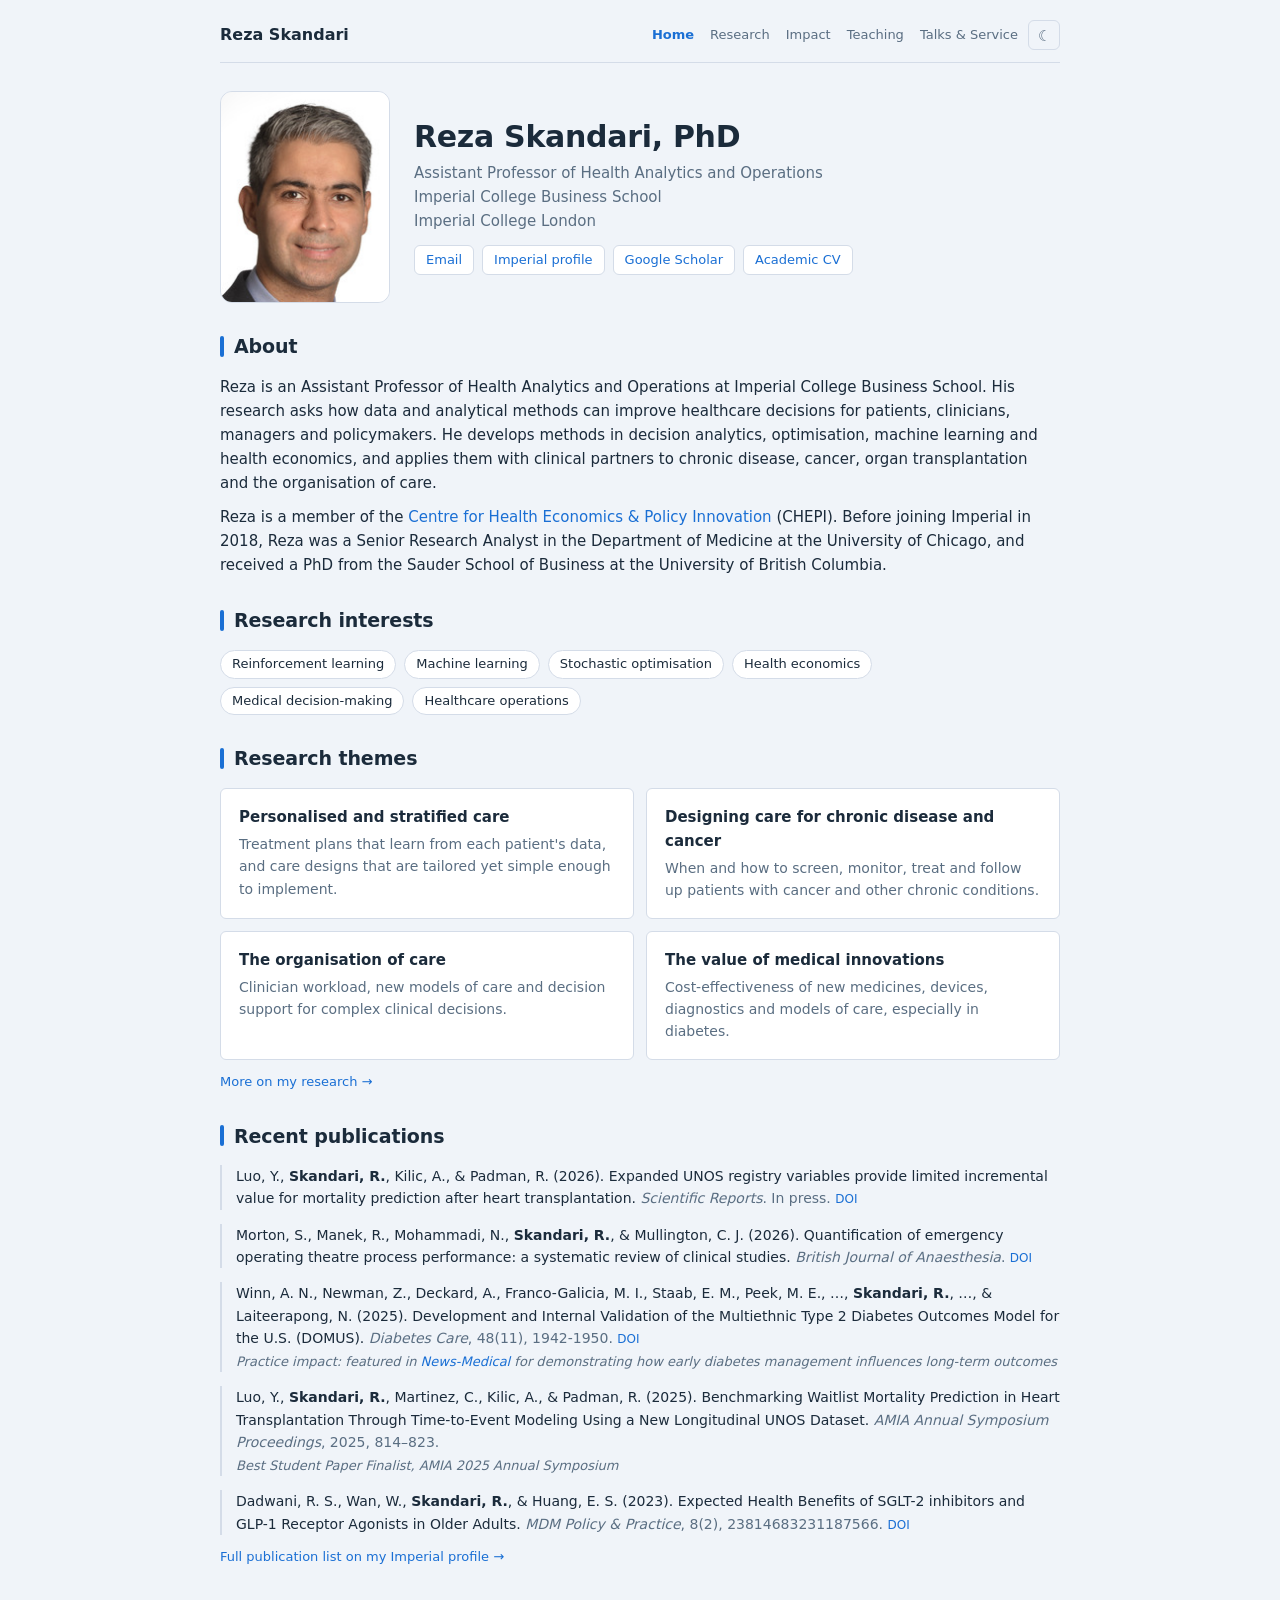
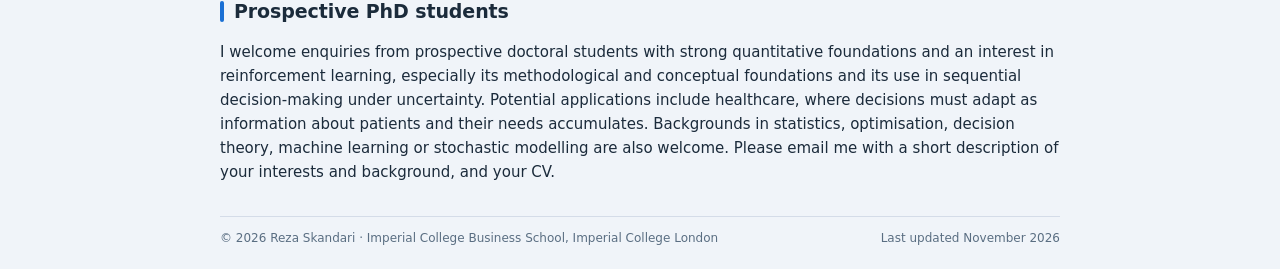
<file: docs/index.html>
<!DOCTYPE html>
<html lang="en">
<head>
<meta charset="utf-8">
<meta name="viewport" content="width=device-width, initial-scale=1">
<title>Home | Reza Skandari</title>
<meta name="description" content="Assistant Professor of Health Analytics and Operations, Imperial College Business School, Imperial College London.">
<link rel="icon" href="assets/favicon.svg" type="image/svg+xml">
<meta property="og:type" content="website">
<meta property="og:title" content="Reza Skandari | Health Analytics and Operations">
<meta property="og:description" content="Assistant Professor of Health Analytics and Operations, Imperial College Business School, Imperial College London.">
<meta property="og:image" content="https://reza-skandari.github.io/assets/headshot-2x.jpg">
<meta property="og:url" content="https://reza-skandari.github.io/">
<meta name="twitter:card" content="summary">
<link rel="stylesheet" href="assets/style.css">
<script src="assets/theme.js"></script>
</head>
<body>
<main class="page">
<header class="top-bar">
  <a class="brand" href="index.html">Reza Skandari</a>
  <div class="bar-actions">
    <button class="theme-toggle" type="button" aria-label="Switch colour theme" title="Switch colour theme"></button>
    <button class="menu-toggle" type="button" aria-label="Menu" aria-expanded="false" aria-controls="site-nav">&#9776;</button>
  </div>
  <nav id="site-nav">
    <a href="index.html" class="active">Home</a>
    <a href="research.html">Research</a>
    <a href="impact.html">Impact</a>
    <a href="teaching.html">Teaching</a>
    <a href="talks.html">Talks &amp; Service</a>
  </nav>
</header>
<section class="hero">
  <img src="assets/headshot.jpg" srcset="assets/headshot.jpg 1x, assets/headshot-2x.jpg 2x" width="170" height="212" alt="Reza Skandari">
  <div>
    <h1>Reza Skandari, PhD</h1>
    <p class="role">Assistant Professor of Health Analytics and Operations<br>Imperial College Business School<br>Imperial College London</p>
    <div class="links">
      <a href="mailto:r.skandari@imperial.ac.uk">Email</a>
      <a href="https://profiles.imperial.ac.uk/r.skandari">Imperial profile</a>
      <a href="https://scholar.google.com/citations?user=1Xc--mwAAAAJ&amp;hl=en">Google Scholar</a>
      <a href="assets/skandari-acad-cv.pdf">Academic CV</a>
    </div>
  </div>
</section>

<section>
<div class="section-label">About</div>
<p>Reza is an Assistant Professor of Health Analytics and Operations at Imperial College Business School. His research asks how data and analytical methods can improve healthcare decisions for patients, clinicians, managers and policymakers. He develops methods in decision analytics, optimisation, machine learning and health economics, and applies them with clinical partners to chronic disease, cancer, organ transplantation and the organisation of care.</p>
<p>Reza is a member of the <a href="https://www.imperial.ac.uk/business-school/faculty-research/research-centres/centre-health-economics-policy-innovation/">Centre for Health Economics &amp; Policy Innovation</a> (CHEPI). Before joining Imperial in 2018, Reza was a Senior Research Analyst in the Department of Medicine at the University of Chicago, and received a PhD from the Sauder School of Business at the University of British Columbia.</p>
</section>

<section>
<div class="section-label">Research interests</div>
<ul class="tags">
<li>Reinforcement learning</li>
<li>Machine learning</li>
<li>Stochastic optimisation</li>
<li>Health economics</li>
<li>Medical decision-making</li>
<li>Healthcare operations</li>
</ul>
</section>

<section>
<div class="section-label">Research themes</div>
<div class="cards">
<div class="card"><h3>Personalised and stratified care</h3><p>Treatment plans that learn from each patient's data, and care designs that are tailored yet simple enough to implement.</p></div>
<div class="card"><h3>Designing care for chronic disease and cancer</h3><p>When and how to screen, monitor, treat and follow up patients with cancer and other chronic conditions.</p></div>
<div class="card"><h3>The organisation of care</h3><p>Clinician workload, new models of care and decision support for complex clinical decisions.</p></div>
<div class="card"><h3>The value of medical innovations</h3><p>Cost-effectiveness of new medicines, devices, diagnostics and models of care, especially in diabetes.</p></div>
</div>
<p class="small" style="margin-top:12px"><a href="research.html">More on my research &rarr;</a></p>
</section>

<section id="publications">
<div class="section-label">Recent publications</div>
<ol class="pubs">
<li>Luo, Y., <span class="me">Skandari, R.</span>, Kilic, A., & Padman, R. (2026). <span class="pub-title">Expanded UNOS registry variables provide limited incremental value for mortality prediction after heart transplantation.</span> <span class="pub-meta"><i>Scientific Reports</i>. In press.</span> <span class="pub-links"><a href="https://doi.org/10.1038/s41598-026-80739-z">DOI</a></span></li>
<li>Morton, S., Manek, R., Mohammadi, N., <span class="me">Skandari, R.</span>, & Mullington, C. J. (2026). <span class="pub-title">Quantification of emergency operating theatre process performance: a systematic review of clinical studies.</span> <span class="pub-meta"><i>British Journal of Anaesthesia</i>.</span> <span class="pub-links"><a href="https://doi.org/10.1016/j.bja.2025.12.053">DOI</a></span></li>
<li>Winn, A. N., Newman, Z., Deckard, A., Franco-Galicia, M. I., Staab, E. M., Peek, M. E., &hellip;, <span class="me">Skandari, R.</span>, &hellip;, & Laiteerapong, N. (2025). <span class="pub-title">Development and Internal Validation of the Multiethnic Type 2 Diabetes Outcomes Model for the U.S. (DOMUS).</span> <span class="pub-meta"><i>Diabetes Care</i>, 48(11), 1942-1950.</span> <span class="pub-links"><a href="https://doi.org/10.2337/dc25-0911">DOI</a></span><div class="pub-note">Practice impact: featured in <a href="https://www.news-medical.net/news/20251030/How-early-diabetes-management-influences-long-term-outcomes.aspx">News-Medical</a> for demonstrating how early diabetes management influences long-term outcomes</div></li>
<li>Luo, Y., <span class="me">Skandari, R.</span>, Martinez, C., Kilic, A., & Padman, R. (2025). <span class="pub-title">Benchmarking Waitlist Mortality Prediction in Heart Transplantation Through Time-to-Event Modeling Using a New Longitudinal UNOS Dataset.</span> <span class="pub-meta"><i>AMIA Annual Symposium Proceedings</i>, 2025, 814–823.</span><div class="pub-note">Best Student Paper Finalist, AMIA 2025 Annual Symposium</div></li>
<li>Dadwani, R. S., Wan, W., <span class="me">Skandari, R.</span>, & Huang, E. S. (2023). <span class="pub-title">Expected Health Benefits of SGLT-2 inhibitors and GLP-1 Receptor Agonists in Older Adults.</span> <span class="pub-meta"><i>MDM Policy &amp; Practice</i>, 8(2), 23814683231187566.</span> <span class="pub-links"><a href="https://doi.org/10.1177/23814683231187566">DOI</a></span></li>
</ol>
<p class="small" style="margin-top:12px"><a href="https://profiles.imperial.ac.uk/r.skandari/publications">Full publication list on my Imperial profile &rarr;</a></p>
</section>

<section>
<div class="section-label">Prospective PhD students</div>
<p>I welcome enquiries from prospective doctoral students with strong quantitative foundations and an interest in reinforcement learning, especially its methodological and conceptual foundations and its use in sequential decision-making under uncertainty. Potential applications include healthcare, where decisions must adapt as information about patients and their needs accumulates. Backgrounds in statistics, optimisation, decision theory, machine learning or stochastic modelling are also welcome. Please email me with a short description of your interests and background, and your CV.</p>
</section>
</main>
<footer>
  <span>&copy; 2026 Reza Skandari &middot; Imperial College Business School, Imperial College London</span>
  <span>Last updated November 2026</span>
</footer>
</body>
</html>
</file>
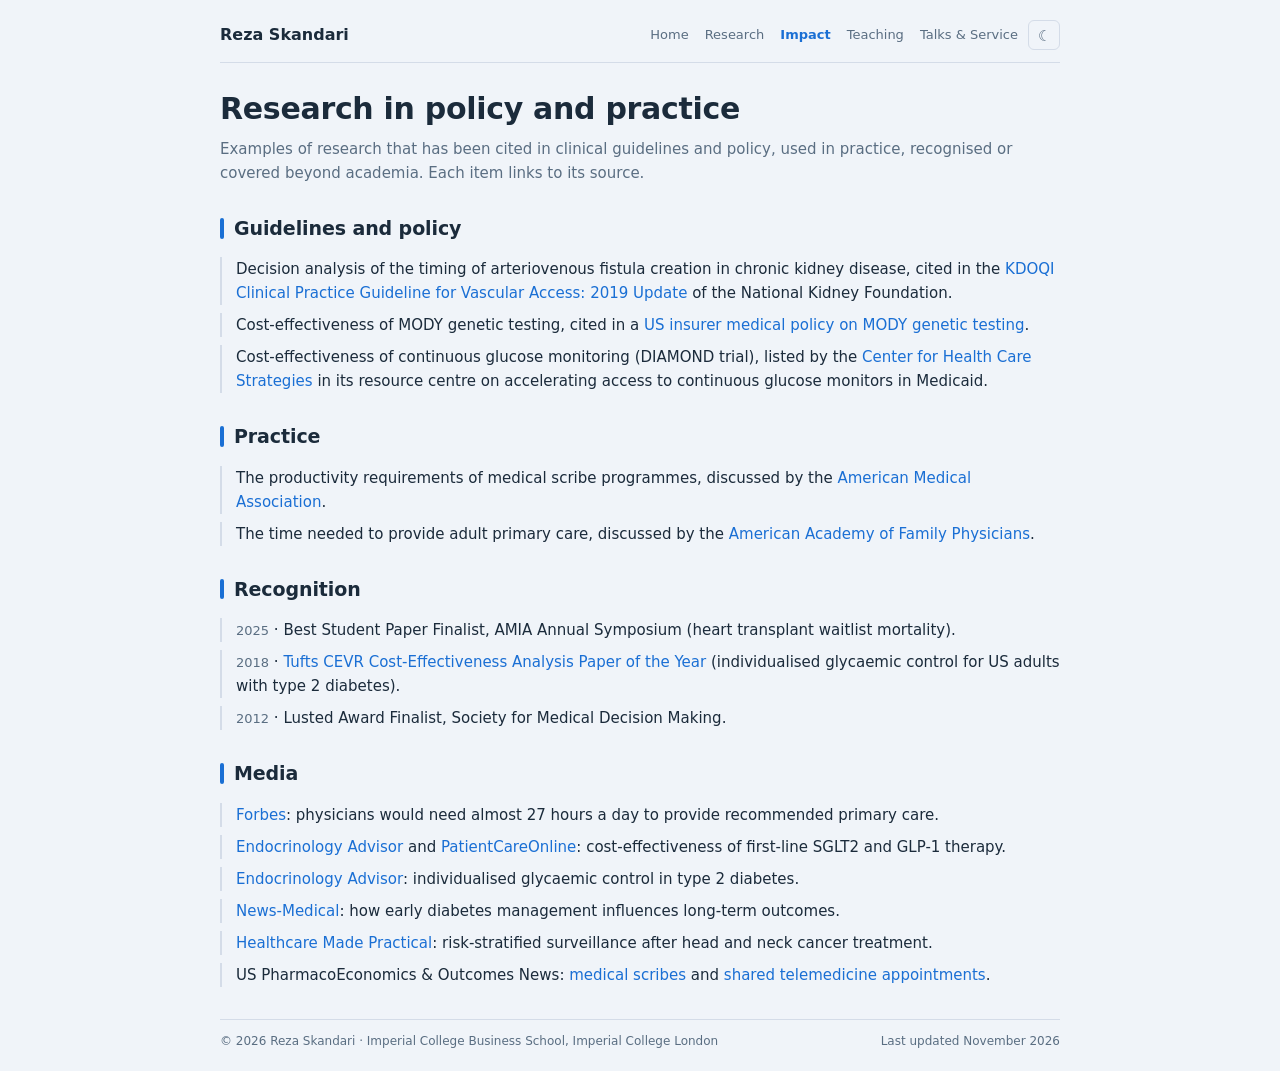
<file: docs/impact.html>
<!DOCTYPE html>
<html lang="en">
<head>
<meta charset="utf-8">
<meta name="viewport" content="width=device-width, initial-scale=1">
<title>Impact | Reza Skandari</title>
<meta name="description" content="Assistant Professor of Health Analytics and Operations, Imperial College Business School, Imperial College London.">
<link rel="icon" href="assets/favicon.svg" type="image/svg+xml">
<meta property="og:type" content="website">
<meta property="og:title" content="Reza Skandari | Health Analytics and Operations">
<meta property="og:description" content="Assistant Professor of Health Analytics and Operations, Imperial College Business School, Imperial College London.">
<meta property="og:image" content="https://reza-skandari.github.io/assets/headshot-2x.jpg">
<meta property="og:url" content="https://reza-skandari.github.io/impact.html">
<meta name="twitter:card" content="summary">
<link rel="stylesheet" href="assets/style.css">
<script src="assets/theme.js"></script>
</head>
<body>
<main class="page">
<header class="top-bar">
  <a class="brand" href="index.html">Reza Skandari</a>
  <div class="bar-actions">
    <button class="theme-toggle" type="button" aria-label="Switch colour theme" title="Switch colour theme"></button>
    <button class="menu-toggle" type="button" aria-label="Menu" aria-expanded="false" aria-controls="site-nav">&#9776;</button>
  </div>
  <nav id="site-nav">
    <a href="index.html">Home</a>
    <a href="research.html">Research</a>
    <a href="impact.html" class="active">Impact</a>
    <a href="teaching.html">Teaching</a>
    <a href="talks.html">Talks &amp; Service</a>
  </nav>
</header>
<section>
<h1>Research in policy and practice</h1>
<p class="muted" style="margin-top:10px">Examples of research that has been cited in clinical guidelines and policy, used in practice, recognised or covered beyond academia. Each item links to its source.</p>
</section>

<section>
<h2>Guidelines and policy</h2>
<ul class="plain">
<li>Decision analysis of the timing of arteriovenous fistula creation in chronic kidney disease, cited in the <a href="https://www.kidney.org/professionals/kdoqi/guidelines-and-commentaries/vascular-access">KDOQI Clinical Practice Guideline for Vascular Access: 2019 Update</a> of the National Kidney Foundation.</li>
<li>Cost-effectiveness of MODY genetic testing, cited in a <a href="https://www.bcbsm.com/amslibs/content/dam/public/mpr/mprsearch/pdf/2185449.pdf">US insurer medical policy on MODY genetic testing</a>.</li>
<li>Cost-effectiveness of continuous glucose monitoring (DIAMOND trial), listed by the <a href="https://www.chcs.org/resource-center-item/cost-effectiveness-of-continuous-glucose-monitoring-for-adults-with-type-1-diabetes-compared-with-self-monitoring-of-blood-glucose-the-diamond-randomized-trial">Center for Health Care Strategies</a> in its resource centre on accelerating access to continuous glucose monitors in Medicaid.</li>
</ul>
</section>

<section>
<h2>Practice</h2>
<ul class="plain">
<li>The productivity requirements of medical scribe programmes, discussed by the <a href="https://www.ama-assn.org/practice-management/sustainability/2-new-patients-day-medical-scribes-are-profitable-one-year">American Medical Association</a>.</li>
<li>The time needed to provide adult primary care, discussed by the <a href="https://www.aafp.org/pubs/fpm/blogs/inpractice/entry/time-study.html">American Academy of Family Physicians</a>.</li>
</ul>
</section>

<section>
<h2>Recognition</h2>
<ul class="plain">
<li><span class="when">2025</span> &middot; Best Student Paper Finalist, AMIA Annual Symposium (heart transplant waitlist mortality).</li>
<li><span class="when">2018</span> &middot; <a href="https://cevr.tuftsmedicalcenter.org/news/2019/2018poy">Tufts CEVR Cost-Effectiveness Analysis Paper of the Year</a> (individualised glycaemic control for US adults with type 2 diabetes).</li>
<li><span class="when">2012</span> &middot; Lusted Award Finalist, Society for Medical Decision Making.</li>
</ul>
</section>

<section>
<h2>Media</h2>
<ul class="plain">
<li><a href="https://www.forbes.com/sites/saibala/2022/08/28/physicians-would-need-almost-27-hours-a-day-to-provide-optimal-patient-care-per-new-study/">Forbes</a>: physicians would need almost 27 hours a day to provide recommended primary care.</li>
<li><a href="https://www.endocrinologyadvisor.com/news/sglt2-glp1-agents-cost-effective-diabetes/">Endocrinology Advisor</a> and <a href="https://www.patientcareonline.com/view/sglt-2-inhibitors-glp-1-receptor-agonists-not-cost-effective-as-first-line-t2d-therapy">PatientCareOnline</a>: cost-effectiveness of first-line SGLT2 and GLP-1 therapy.</li>
<li><a href="https://www.endocrinologyadvisor.com/news/individualized-glycemic-control-in-t2d-may-be-cost-effective">Endocrinology Advisor</a>: individualised glycaemic control in type 2 diabetes.</li>
<li><a href="https://www.news-medical.net/news/20251030/How-early-diabetes-management-influences-long-term-outcomes.aspx">News-Medical</a>: how early diabetes management influences long-term outcomes.</li>
<li><a href="https://www.hmpgloballearningnetwork.com/site/jcp/news/decision-analytical-model-optimizes-posttreatment-surveillance-strategies-among">Healthcare Made Practical</a>: risk-stratified surveillance after head and neck cancer treatment.</li>
<li>US PharmacoEconomics &amp; Outcomes News: <a href="https://link.springer.com/article/10.1007/s40274-020-7231-5">medical scribes</a> and <a href="https://link.springer.com/article/10.1007/s40274-019-6020-5">shared telemedicine appointments</a>.</li>
</ul>
</section>
</main>
<footer>
  <span>&copy; 2026 Reza Skandari &middot; Imperial College Business School, Imperial College London</span>
  <span>Last updated November 2026</span>
</footer>
</body>
</html>
</file>
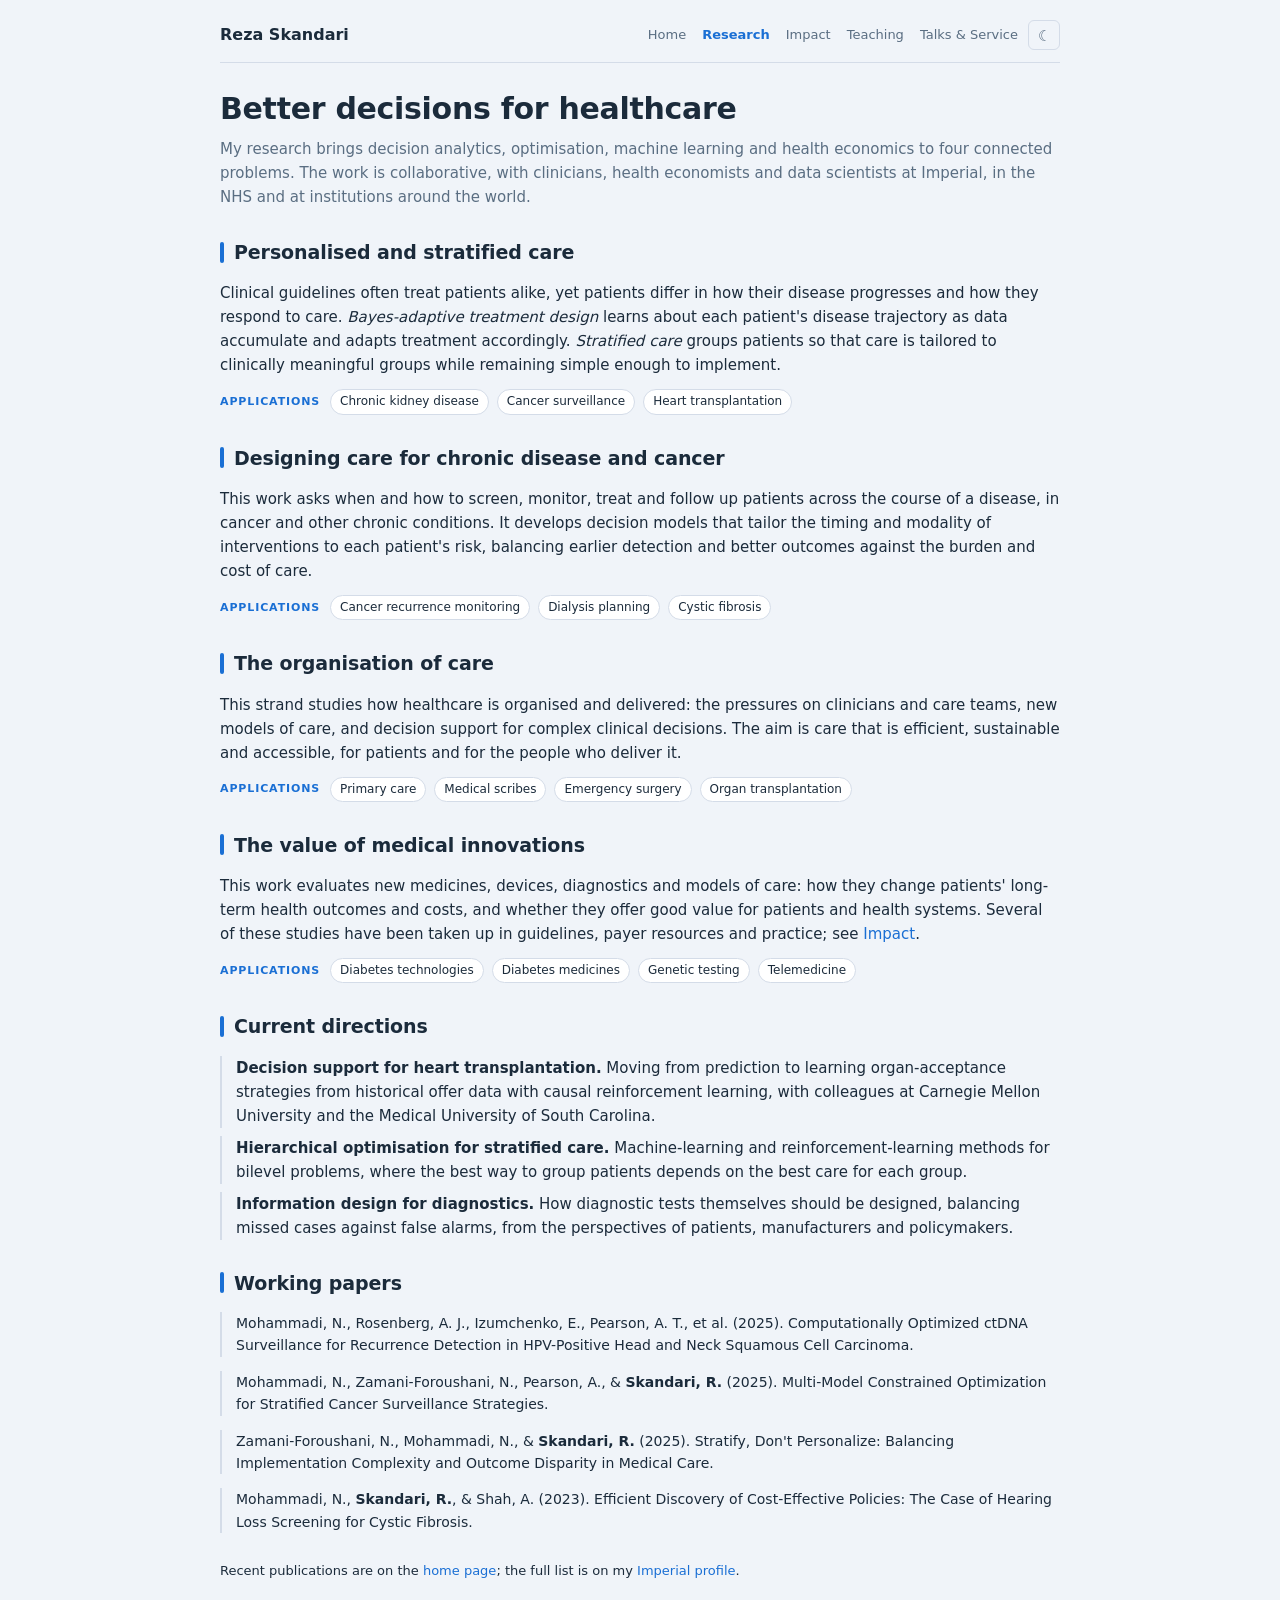
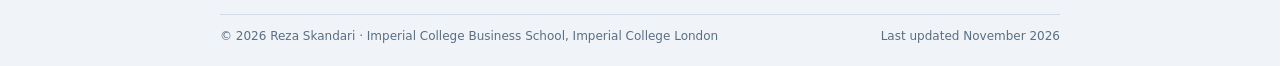
<file: docs/research.html>
<!DOCTYPE html>
<html lang="en">
<head>
<meta charset="utf-8">
<meta name="viewport" content="width=device-width, initial-scale=1">
<title>Research | Reza Skandari</title>
<meta name="description" content="Assistant Professor of Health Analytics and Operations, Imperial College Business School, Imperial College London.">
<link rel="icon" href="assets/favicon.svg" type="image/svg+xml">
<meta property="og:type" content="website">
<meta property="og:title" content="Reza Skandari | Health Analytics and Operations">
<meta property="og:description" content="Assistant Professor of Health Analytics and Operations, Imperial College Business School, Imperial College London.">
<meta property="og:image" content="https://reza-skandari.github.io/assets/headshot-2x.jpg">
<meta property="og:url" content="https://reza-skandari.github.io/research.html">
<meta name="twitter:card" content="summary">
<link rel="stylesheet" href="assets/style.css">
<script src="assets/theme.js"></script>
</head>
<body>
<main class="page">
<header class="top-bar">
  <a class="brand" href="index.html">Reza Skandari</a>
  <div class="bar-actions">
    <button class="theme-toggle" type="button" aria-label="Switch colour theme" title="Switch colour theme"></button>
    <button class="menu-toggle" type="button" aria-label="Menu" aria-expanded="false" aria-controls="site-nav">&#9776;</button>
  </div>
  <nav id="site-nav">
    <a href="index.html">Home</a>
    <a href="research.html" class="active">Research</a>
    <a href="impact.html">Impact</a>
    <a href="teaching.html">Teaching</a>
    <a href="talks.html">Talks &amp; Service</a>
  </nav>
</header>
<section>
<h1>Better decisions for healthcare</h1>
<p class="muted" style="margin-top:10px">My research brings decision analytics, optimisation, machine learning and health economics to four connected problems. The work is collaborative, with clinicians, health economists and data scientists at Imperial, in the NHS and at institutions around the world.</p>
</section>

<section>
<h2>Personalised and stratified care</h2>
<p>Clinical guidelines often treat patients alike, yet patients differ in how their disease progresses and how they respond to care. <em>Bayes-adaptive treatment design</em> learns about each patient's disease trajectory as data accumulate and adapts treatment accordingly. <em>Stratified care</em> groups patients so that care is tailored to clinically meaningful groups while remaining simple enough to implement.</p>
<div class="apps"><span class="apps-label">Applications</span><ul class="tags small-tags"><li>Chronic kidney disease</li><li>Cancer surveillance</li><li>Heart transplantation</li></ul></div>
</section>

<section>
<h2>Designing care for chronic disease and cancer</h2>
<p>This work asks when and how to screen, monitor, treat and follow up patients across the course of a disease, in cancer and other chronic conditions. It develops decision models that tailor the timing and modality of interventions to each patient's risk, balancing earlier detection and better outcomes against the burden and cost of care.</p>
<div class="apps"><span class="apps-label">Applications</span><ul class="tags small-tags"><li>Cancer recurrence monitoring</li><li>Dialysis planning</li><li>Cystic fibrosis</li></ul></div>
</section>

<section>
<h2>The organisation of care</h2>
<p>This strand studies how healthcare is organised and delivered: the pressures on clinicians and care teams, new models of care, and decision support for complex clinical decisions. The aim is care that is efficient, sustainable and accessible, for patients and for the people who deliver it.</p>
<div class="apps"><span class="apps-label">Applications</span><ul class="tags small-tags"><li>Primary care</li><li>Medical scribes</li><li>Emergency surgery</li><li>Organ transplantation</li></ul></div>
</section>

<section>
<h2>The value of medical innovations</h2>
<p>This work evaluates new medicines, devices, diagnostics and models of care: how they change patients' long-term health outcomes and costs, and whether they offer good value for patients and health systems. Several of these studies have been taken up in guidelines, payer resources and practice; see <a href="impact.html">Impact</a>.</p>
<div class="apps"><span class="apps-label">Applications</span><ul class="tags small-tags"><li>Diabetes technologies</li><li>Diabetes medicines</li><li>Genetic testing</li><li>Telemedicine</li></ul></div>
</section>

<section>
<h2>Current directions</h2>
<ul class="plain">
<li><strong>Decision support for heart transplantation.</strong> Moving from prediction to learning organ-acceptance strategies from historical offer data with causal reinforcement learning, with colleagues at Carnegie Mellon University and the Medical University of South Carolina.</li>
<li><strong>Hierarchical optimisation for stratified care.</strong> Machine-learning and reinforcement-learning methods for bilevel problems, where the best way to group patients depends on the best care for each group.</li>
<li><strong>Information design for diagnostics.</strong> How diagnostic tests themselves should be designed, balancing missed cases against false alarms, from the perspectives of patients, manufacturers and policymakers.</li>
</ul>
</section>

<section>
<h2>Working papers</h2>
<ol class="pubs">
<li>Mohammadi, N., Rosenberg, A. J., Izumchenko, E., Pearson, A. T., et al. (2025). <span class="pub-title">Computationally Optimized ctDNA Surveillance for Recurrence Detection in HPV-Positive Head and Neck Squamous Cell Carcinoma.</span></li>
<li>Mohammadi, N., Zamani-Foroushani, N., Pearson, A., & <span class="me">Skandari, R.</span> (2025). <span class="pub-title">Multi-Model Constrained Optimization for Stratified Cancer Surveillance Strategies.</span></li>
<li>Zamani-Foroushani, N., Mohammadi, N., & <span class="me">Skandari, R.</span> (2025). <span class="pub-title">Stratify, Don't Personalize: Balancing Implementation Complexity and Outcome Disparity in Medical Care.</span></li>
<li>Mohammadi, N., <span class="me">Skandari, R.</span>, & Shah, A. (2023). <span class="pub-title">Efficient Discovery of Cost-Effective Policies: The Case of Hearing Loss Screening for Cystic Fibrosis.</span></li>
</ol>
</section>

<p class="small">Recent publications are on the <a href="index.html#publications">home page</a>; the full list is on my <a href="https://profiles.imperial.ac.uk/r.skandari/publications">Imperial profile</a>.</p>
</main>
<footer>
  <span>&copy; 2026 Reza Skandari &middot; Imperial College Business School, Imperial College London</span>
  <span>Last updated November 2026</span>
</footer>
</body>
</html>
</file>
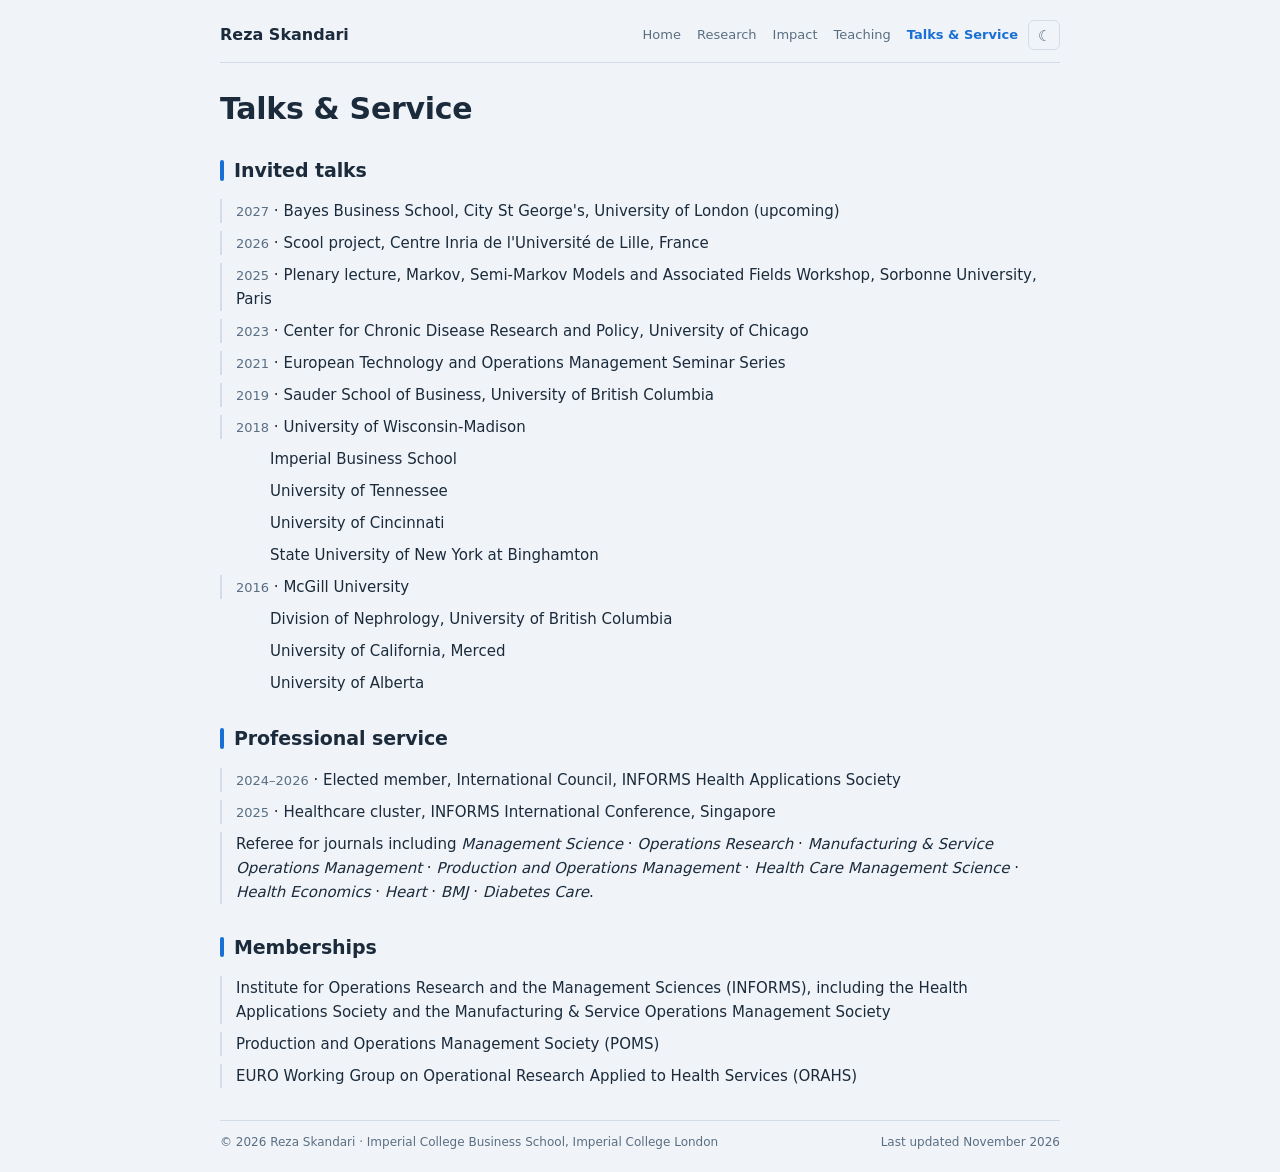
<file: docs/talks.html>
<!DOCTYPE html>
<html lang="en">
<head>
<meta charset="utf-8">
<meta name="viewport" content="width=device-width, initial-scale=1">
<title>Talks &amp; Service | Reza Skandari</title>
<meta name="description" content="Assistant Professor of Health Analytics and Operations, Imperial College Business School, Imperial College London.">
<link rel="icon" href="assets/favicon.svg" type="image/svg+xml">
<meta property="og:type" content="website">
<meta property="og:title" content="Reza Skandari | Health Analytics and Operations">
<meta property="og:description" content="Assistant Professor of Health Analytics and Operations, Imperial College Business School, Imperial College London.">
<meta property="og:image" content="https://reza-skandari.github.io/assets/headshot-2x.jpg">
<meta property="og:url" content="https://reza-skandari.github.io/talks.html">
<meta name="twitter:card" content="summary">
<link rel="stylesheet" href="assets/style.css">
<script src="assets/theme.js"></script>
</head>
<body>
<main class="page">
<header class="top-bar">
  <a class="brand" href="index.html">Reza Skandari</a>
  <div class="bar-actions">
    <button class="theme-toggle" type="button" aria-label="Switch colour theme" title="Switch colour theme"></button>
    <button class="menu-toggle" type="button" aria-label="Menu" aria-expanded="false" aria-controls="site-nav">&#9776;</button>
  </div>
  <nav id="site-nav">
    <a href="index.html">Home</a>
    <a href="research.html">Research</a>
    <a href="impact.html">Impact</a>
    <a href="teaching.html">Teaching</a>
    <a href="talks.html" class="active">Talks &amp; Service</a>
  </nav>
</header>
<section>
<h1>Talks &amp; Service</h1>
</section>

<section>
<h2>Invited talks</h2>
<ul class="plain">
<li><span class="when">2027</span> &middot; Bayes Business School, City St George's, University of London (upcoming)</li>
<li><span class="when">2026</span> &middot; Scool project, Centre Inria de l'Université de Lille, France</li>
<li><span class="when">2025</span> &middot; Plenary lecture, Markov, Semi-Markov Models and Associated Fields Workshop, Sorbonne University, Paris</li>
<li><span class="when">2023</span> &middot; Center for Chronic Disease Research and Policy, University of Chicago</li>
<li><span class="when">2021</span> &middot; European Technology and Operations Management Seminar Series</li>
<li><span class="when">2019</span> &middot; Sauder School of Business, University of British Columbia</li>
<li><span class="when">2018</span> &middot; University of Wisconsin-Madison</li>
<li class="year-continuation">Imperial Business School</li>
<li class="year-continuation">University of Tennessee</li>
<li class="year-continuation">University of Cincinnati</li>
<li class="year-continuation">State University of New York at Binghamton</li>
<li><span class="when">2016</span> &middot; McGill University</li>
<li class="year-continuation">Division of Nephrology, University of British Columbia</li>
<li class="year-continuation">University of California, Merced</li>
<li class="year-continuation">University of Alberta</li>
</ul>
</section>

<section>
<h2>Professional service</h2>
<ul class="plain">
<li><span class="when">2024–2026</span> &middot; Elected member, International Council, INFORMS Health Applications Society</li>
<li><span class="when">2025</span> &middot; Healthcare cluster, INFORMS International Conference, Singapore</li>
<li>Referee for journals including <em>Management Science</em> · <em>Operations Research</em> · <em>Manufacturing &amp; Service Operations Management</em> · <em>Production and Operations Management</em> · <em>Health Care Management Science</em> · <em>Health Economics</em> · <em>Heart</em> · <em>BMJ</em> · <em>Diabetes Care</em>.</li>
</ul>
</section>

<section>
<h2>Memberships</h2>
<ul class="plain">
<li>Institute for Operations Research and the Management Sciences (INFORMS), including the Health Applications Society and the Manufacturing &amp; Service Operations Management Society</li>
<li>Production and Operations Management Society (POMS)</li>
<li>EURO Working Group on Operational Research Applied to Health Services (ORAHS)</li>
</ul>
</section>
</main>
<footer>
  <span>&copy; 2026 Reza Skandari &middot; Imperial College Business School, Imperial College London</span>
  <span>Last updated November 2026</span>
</footer>
</body>
</html>
</file>
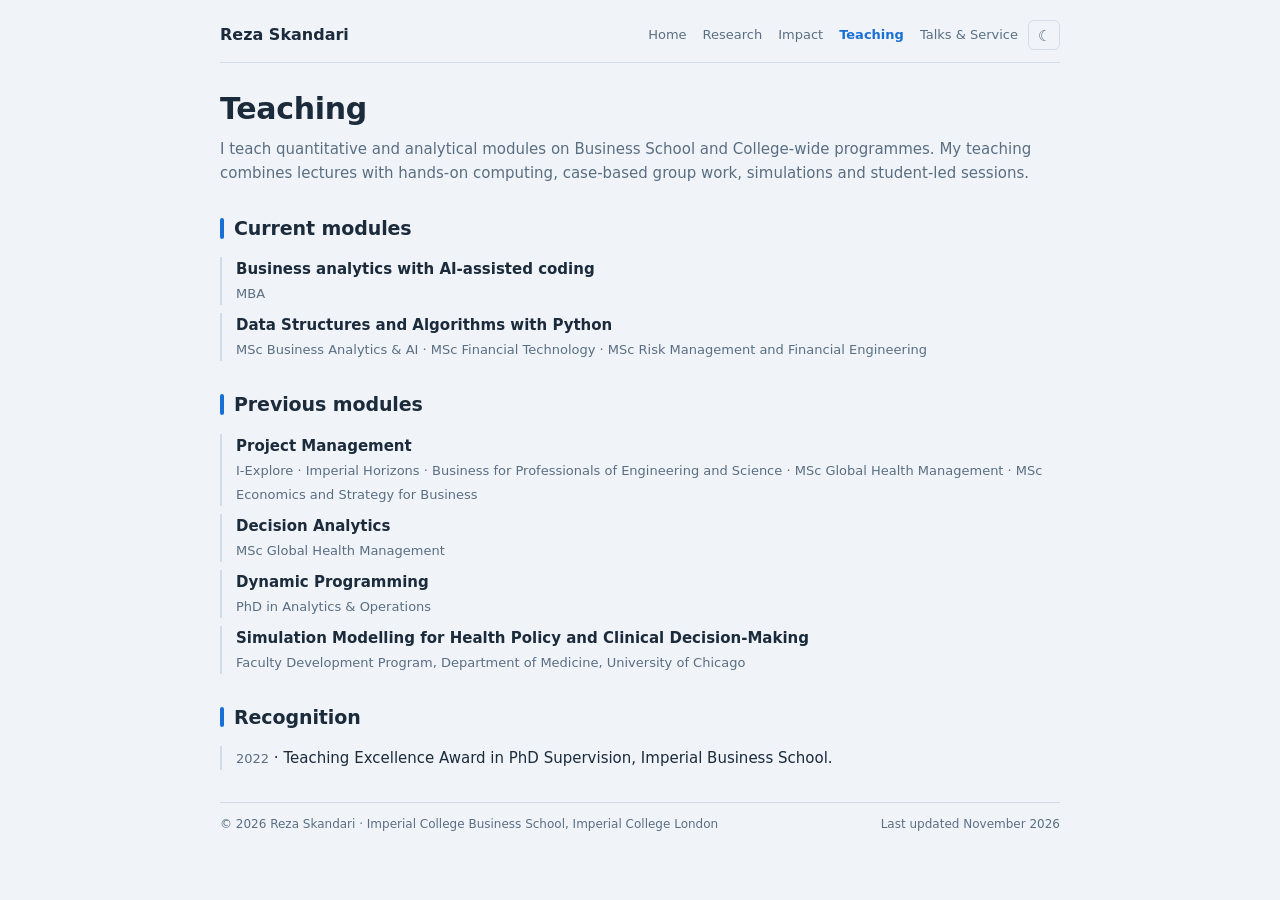
<file: docs/teaching.html>
<!DOCTYPE html>
<html lang="en">
<head>
<meta charset="utf-8">
<meta name="viewport" content="width=device-width, initial-scale=1">
<title>Teaching | Reza Skandari</title>
<meta name="description" content="Assistant Professor of Health Analytics and Operations, Imperial College Business School, Imperial College London.">
<link rel="icon" href="assets/favicon.svg" type="image/svg+xml">
<meta property="og:type" content="website">
<meta property="og:title" content="Reza Skandari | Health Analytics and Operations">
<meta property="og:description" content="Assistant Professor of Health Analytics and Operations, Imperial College Business School, Imperial College London.">
<meta property="og:image" content="https://reza-skandari.github.io/assets/headshot-2x.jpg">
<meta property="og:url" content="https://reza-skandari.github.io/teaching.html">
<meta name="twitter:card" content="summary">
<link rel="stylesheet" href="assets/style.css">
<script src="assets/theme.js"></script>
</head>
<body>
<main class="page">
<header class="top-bar">
  <a class="brand" href="index.html">Reza Skandari</a>
  <div class="bar-actions">
    <button class="theme-toggle" type="button" aria-label="Switch colour theme" title="Switch colour theme"></button>
    <button class="menu-toggle" type="button" aria-label="Menu" aria-expanded="false" aria-controls="site-nav">&#9776;</button>
  </div>
  <nav id="site-nav">
    <a href="index.html">Home</a>
    <a href="research.html">Research</a>
    <a href="impact.html">Impact</a>
    <a href="teaching.html" class="active">Teaching</a>
    <a href="talks.html">Talks &amp; Service</a>
  </nav>
</header>
<section>
<h1>Teaching</h1>
<p class="muted" style="margin-top:10px">I teach quantitative and analytical modules on Business School and College-wide programmes. My teaching combines lectures with hands-on computing, case-based group work, simulations and student-led sessions.</p>
</section>

<section>
<h2>Current modules</h2>
<ul class="plain">
<li><strong>Business analytics with AI-assisted coding</strong><br><span class="muted small">MBA</span></li>
<li><strong>Data Structures and Algorithms with Python</strong><br><span class="muted small">MSc Business Analytics &amp; AI · MSc Financial Technology · MSc Risk Management and Financial Engineering</span></li>
</ul>
</section>

<section>
<h2>Previous modules</h2>
<ul class="plain">
<li><strong>Project Management</strong><br><span class="muted small">I-Explore · Imperial Horizons · Business for Professionals of Engineering and Science · MSc Global Health Management · MSc Economics and Strategy for Business</span></li>
<li><strong>Decision Analytics</strong><br><span class="muted small">MSc Global Health Management</span></li>
<li><strong>Dynamic Programming</strong><br><span class="muted small">PhD in Analytics &amp; Operations</span></li>
<li><strong>Simulation Modelling for Health Policy and Clinical Decision-Making</strong><br><span class="muted small">Faculty Development Program, Department of Medicine, University of Chicago</span></li>
</ul>
</section>

<section>
<h2>Recognition</h2>
<ul class="plain">
<li><span class="when">2022</span> &middot; Teaching Excellence Award in PhD Supervision, Imperial Business School.</li>
</ul>
</section>
</main>
<footer>
  <span>&copy; 2026 Reza Skandari &middot; Imperial College Business School, Imperial College London</span>
  <span>Last updated November 2026</span>
</footer>
</body>
</html>
</file>
<file: docs/assets/style.css>
/* Palette, fonts and light/dark modes reused from the payslip-downloader page. */
:root {
  --bg:      #F0F4F9;
  --surface: #FFFFFF;
  --border:  #D4DCE8;
  --text:    #1B2B3B;
  --text-2:  #5A6E82;
  --accent:  #1A6FD4;
  --radius:  6px;
}
@media (prefers-color-scheme: dark) {
  :root {
    --bg: #0E1820; --surface: #172333; --border: #243447;
    --text: #E2EAF4; --text-2: #7A95AD; --accent: #4A9AE8;
  }
}
:root[data-theme="light"] {
  --bg:#F0F4F9;--surface:#FFFFFF;--border:#D4DCE8;--text:#1B2B3B;--text-2:#5A6E82;--accent:#1A6FD4;
}
:root[data-theme="dark"] {
  --bg:#0E1820;--surface:#172333;--border:#243447;--text:#E2EAF4;--text-2:#7A95AD;--accent:#4A9AE8;
}

*, *::before, *::after { box-sizing: border-box; margin: 0; padding: 0; }
html, body { min-height: 100%; }

body {
  background: var(--bg);
  color: var(--text);
  font-family: -apple-system, BlinkMacSystemFont, 'Segoe UI', system-ui, sans-serif;
  font-size: 15px;
  line-height: 1.6;
  display: flex;
  flex-direction: column;
  align-items: center;
  padding: 0 20px;
}

a { color: var(--accent); text-decoration: none; }
a:hover { text-decoration: underline; }

.page {
  width: 100%;
  max-width: 840px;
  flex: 1;
  display: flex;
  flex-direction: column;
  gap: 28px;
  padding: 20px 0 32px;
}

/* ── Top bar and navigation ── */
.top-bar {
  display: flex;
  justify-content: space-between;
  align-items: center;
  flex-wrap: wrap;
  gap: 10px;
  padding-bottom: 12px;
  border-bottom: 1px solid var(--border);
}
.brand {
  font-size: 16px;
  font-weight: 600;
  color: var(--text);
}
.brand:hover { text-decoration: none; }
nav { display: flex; flex-wrap: wrap; gap: 4px 16px; align-items: center; }
nav a {
  font-size: 13px;
  color: var(--text-2);
}
nav a.active { color: var(--accent); font-weight: 600; }
nav a:hover { color: var(--text); text-decoration: none; }
.bar-actions { display: flex; gap: 6px; align-items: center; order: 3; }
.theme-toggle, .menu-toggle {
  background: none;
  border: 1px solid var(--border);
  border-radius: var(--radius);
  color: var(--text-2);
  font-size: 15px;
  line-height: 1;
  width: 32px; height: 30px;
  cursor: pointer;
}
.theme-toggle:hover, .menu-toggle:hover { color: var(--text); border-color: var(--text-2); }
.menu-toggle { display: none; font-size: 17px; }
nav { order: 2; margin-left: auto; }
.brand { order: 1; }

/* ── Headings and text ── */
.eyebrow {
  font-size: 11px;
  font-weight: 600;
  letter-spacing: .12em;
  text-transform: uppercase;
  color: var(--accent);
}
h1 {
  font-size: clamp(24px, 4vw, 30px);
  font-weight: 600;
  line-height: 1.2;
  letter-spacing: -0.01em;
}

h3 { font-size: 15px; font-weight: 600; margin-bottom: 4px; }
p + p { margin-top: 10px; }
.muted { color: var(--text-2); }
.small { font-size: 13px; }

/* Section headings: clear size and contrast, with a short accent bar. */
.section-label, h2 {
  display: flex;
  align-items: center;
  gap: 10px;
  font-size: 19px;
  font-weight: 600;
  letter-spacing: -0.005em;
  text-transform: none;
  color: var(--text);
  margin-bottom: 14px;
}
.section-label::before, h2::before {
  content: "";
  width: 4px;
  height: 1.1em;
  border-radius: 2px;
  background: var(--accent);
  flex-shrink: 0;
}

/* ── Home hero ── */
.hero { display: flex; gap: 24px; align-items: center; }
.hero img {
  width: 170px;
  aspect-ratio: 170 / 212;   /* exact size of photo.jpg, so the browser never rescales it */
  object-fit: cover;
  height: auto;              /* scale with width; never stretch or crop */
  object-position: center top;
  border-radius: 12px;
  border: 1px solid var(--border);
  flex-shrink: 0;
}
.hero .role { color: var(--text-2); margin-top: 6px; }
.links { display: flex; flex-wrap: wrap; gap: 8px; margin-top: 12px; }
.links a {
  font-size: 13px;
  border: 1px solid var(--border);
  border-radius: var(--radius);
  padding: 4px 11px;
  background: var(--surface);
}
.links a:hover { text-decoration: none; border-color: var(--accent); }

/* ── Interest tags ── */
.tags { list-style: none; display: flex; flex-wrap: wrap; gap: 8px; }
.tags li {
  font-size: 13px;
  padding: 3px 11px;
  border-radius: 999px;
  background: var(--surface);
  border: 1px solid var(--border);
  color: var(--text);
}

/* Applications under each research theme */
.apps { display: flex; flex-wrap: wrap; align-items: center; gap: 8px 10px; margin-top: 12px; }
.apps-label {
  font-size: 11px; font-weight: 600; letter-spacing: .08em; text-transform: uppercase; color: var(--accent);
}
.small-tags li { font-size: 12px; padding: 2px 9px; }

/* ── Cards ── */
.card, ul.plain li, ol.pubs li {
  transition: transform 160ms ease, box-shadow 160ms ease, border-color 160ms ease;
}
.card {
  background: var(--surface);
  border: 1px solid var(--border);
  border-radius: var(--radius);
  padding: 16px 18px;
}
.cards { display: grid; grid-template-columns: repeat(2, 1fr); gap: 12px; }
.cards .card:last-child:nth-child(odd) { grid-column: 1 / -1; }   /* an odd last card spans both columns */
.card p { font-size: 14px; color: var(--text-2); }
@media (hover: hover) {
  .card:hover, ul.plain li:hover, ol.pubs li:hover {
    transform: translateY(-1px);
    box-shadow: 0 2px 8px rgba(27, 43, 59, .06);
  }
  .card:hover { border-color: var(--accent); }
}
@media (prefers-reduced-motion: reduce) {
  .card, ul.plain li, ol.pubs li { transition: none; }
  .card:hover, ul.plain li:hover, ol.pubs li:hover { transform: none; }
}

/* ── Lists ── */
ul.plain { list-style: none; display: flex; flex-direction: column; gap: 8px; }
ul.plain li { padding-left: 14px; border-left: 2px solid var(--border); }
ul.plain li:hover { border-left-color: var(--accent); }
ul.plain li .when { color: var(--text-2); font-size: 13px; font-variant-numeric: tabular-nums; }
ul.plain li.year-continuation { padding-left: 50px; border-left: 0; }

/* ── Publications ── */
ol.pubs { list-style: none; display: flex; flex-direction: column; gap: 14px; }
ol.pubs li { padding-left: 14px; border-left: 2px solid var(--border); font-size: 14px; }
ol.pubs li:hover { border-left-color: var(--accent); }
.pub-title { font-weight: normal; color: var(--text); }
.pub-meta { color: var(--text-2); }
.pub-note { color: var(--text-2); font-size: 13px; font-style: italic; margin-top: 2px; }
.pub-links a { font-size: 12px; margin-right: 10px; }
.me { font-weight: 600; }

hr { border: none; border-top: 1px solid var(--border); }

/* ── Footer ── */
footer {
  width: 100%;
  max-width: 840px;
  padding: 12px 0 20px;
  border-top: 1px solid var(--border);
  display: flex;
  justify-content: space-between;
  flex-wrap: wrap;
  gap: 8px;
}
footer span, footer a { font-size: 12px; color: var(--text-2); }

/* ── Mobile ── */
@media (max-width: 720px) {
  /* phone layout: menu behind a hamburger button */
  .menu-toggle { display: inline-block; }
  .bar-actions { margin-left: auto; order: 2; }
  nav {
    order: 3;
    display: none;
    width: 100%;
    margin-left: 0;
    flex-direction: column;
    align-items: stretch;
    gap: 0;
    border-top: 1px solid var(--border);
    padding-top: 6px;
  }
  nav.open { display: flex; }
  nav a { font-size: 15px; padding: 9px 2px; border-bottom: 1px solid var(--border); }
  nav a:last-child { border-bottom: none; }
}
@media (max-width: 560px) {
  body { padding: 0 14px; }
  .hero { gap: 16px; align-items: center; }
  .hero img { width: 96px; }
  .hero .role { font-size: 13px; }
  .cards { grid-template-columns: 1fr; }
}
</file>
